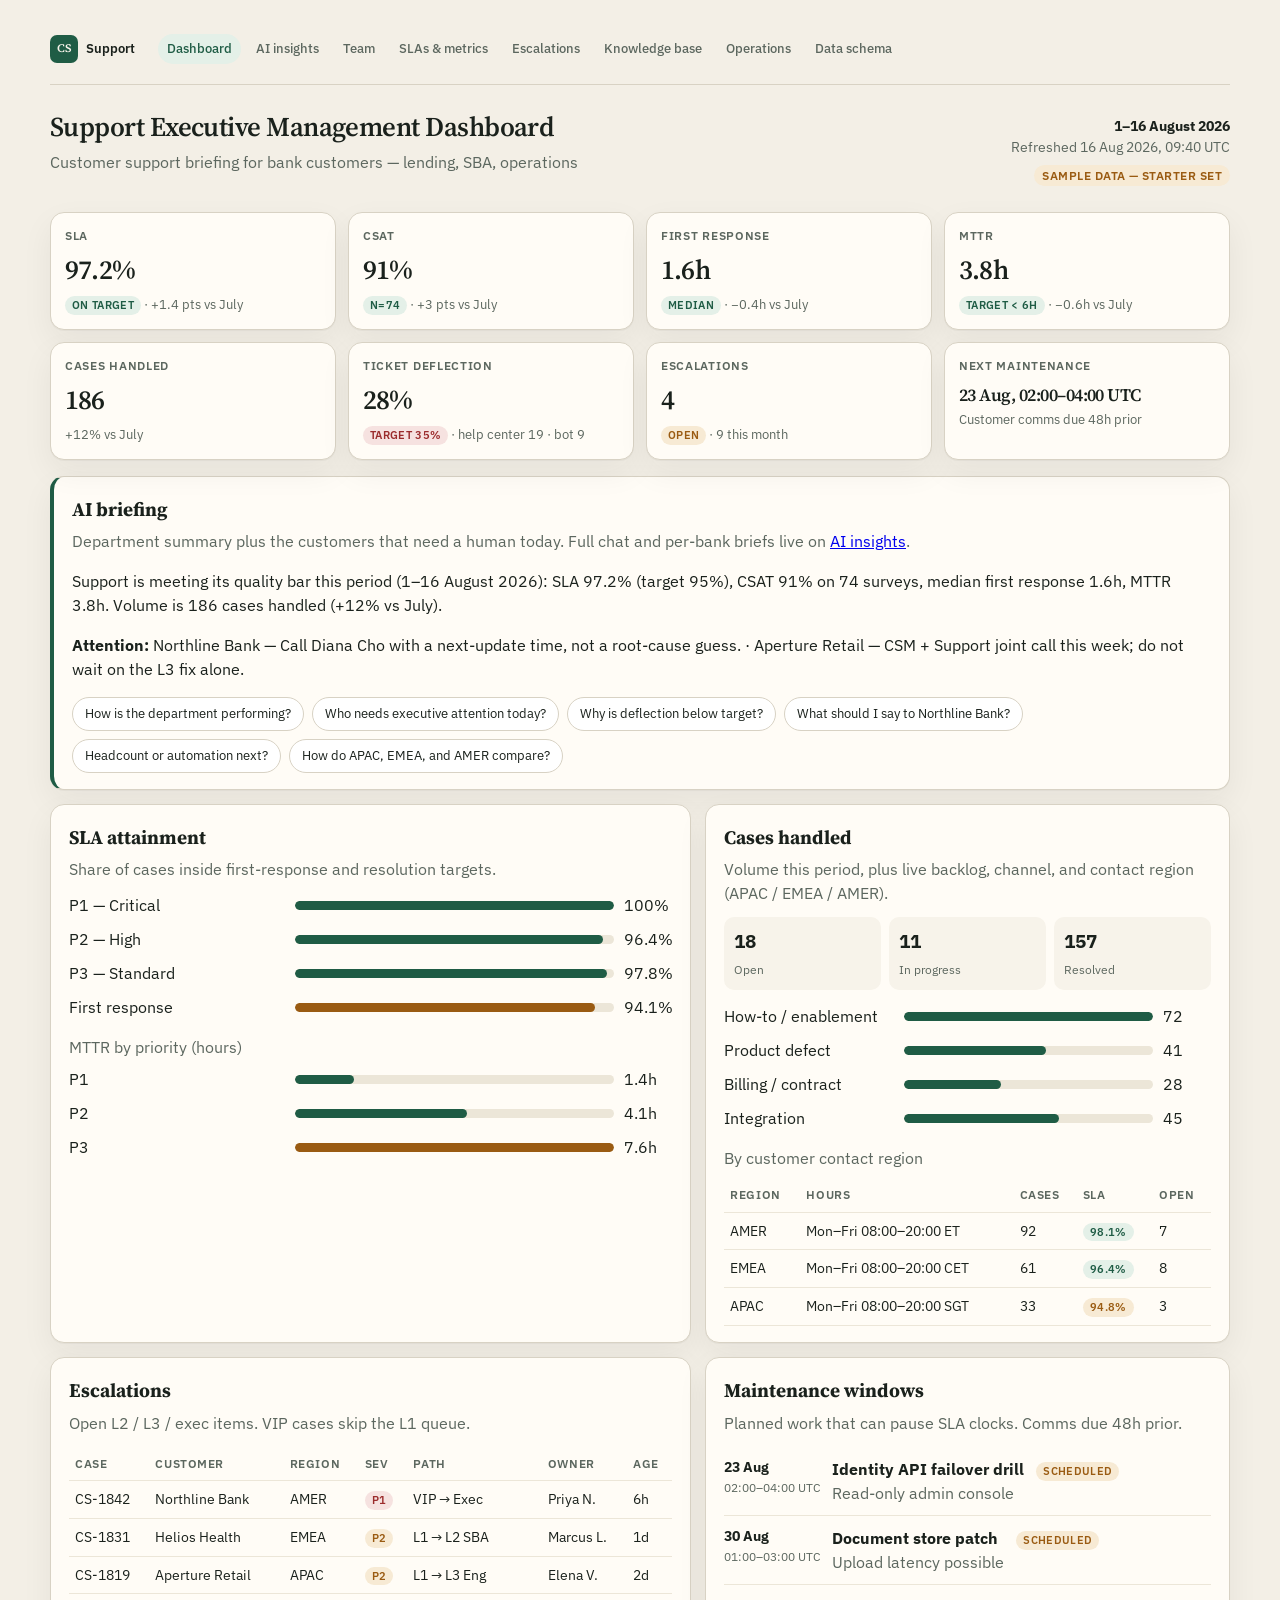
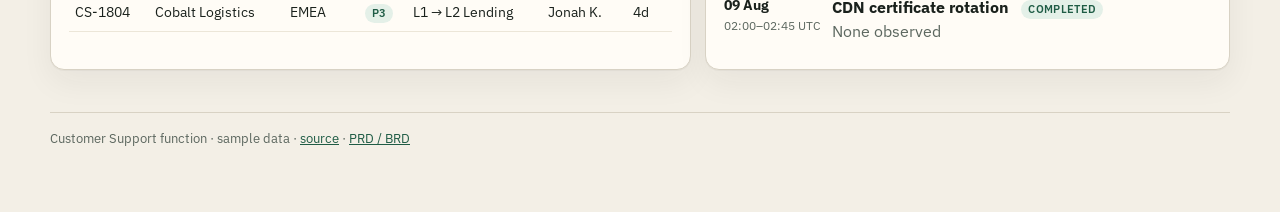
<file: index.html>
<!DOCTYPE html>
<html lang="en">
<head>
  <meta charset="UTF-8" />
  <meta name="viewport" content="width=device-width, initial-scale=1" />
  <title>Support Executive Management Dashboard</title>
  <meta name="description" content="Executive board for bank customer support: SLA, CSAT, FRT, MTTR, deflection, escalations." />
  <link rel="preconnect" href="https://fonts.googleapis.com" />
  <link rel="preconnect" href="https://fonts.gstatic.com" crossorigin />
  <link href="https://fonts.googleapis.com/css2?family=IBM+Plex+Sans:wght@400;500;600&family=Source+Serif+4:opsz,wght@8..60,500;8..60,600&display=swap" rel="stylesheet" />
  <link rel="stylesheet" href="assets/styles.css" />
</head>
<body>
  <div class="wrap">
    <header class="top">
      <div>
        <h1>Support Executive Management Dashboard</h1>
        <p class="subtitle">Customer support briefing for bank customers — lending, SBA, operations</p>
      </div>
      <div class="period">
        <strong id="periodLabel"></strong>
        <span>Refreshed <span id="asOf"></span></span><br />
        <span class="badge">Sample data — starter set</span>
      </div>
    </header>

    <section class="kpis" id="kpis"></section>
    <article class="panel briefing" id="aiStrip"></article>

    <section class="grid-2">
      <article class="panel">
        <h2>SLA attainment</h2>
        <p class="lead">Share of cases inside first-response and resolution targets.</p>
        <div id="slaRows"></div>
        <p class="lead" style="margin:16px 0 8px">MTTR by priority (hours)</p>
        <div id="mttrRows"></div>
      </article>
      <article class="panel">
        <h2>Cases handled</h2>
        <p class="lead">Volume this period, plus live backlog, channel, and contact region (APAC / EMEA / AMER).</p>
        <div class="stat-split" id="caseSplit"></div>
        <div id="caseTypes"></div>
        <p class="lead" style="margin:16px 0 8px">By customer contact region</p>
        <table>
          <thead><tr><th>Region</th><th>Hours</th><th>Cases</th><th>SLA</th><th>Open</th></tr></thead>
          <tbody id="caseRegions"></tbody>
        </table>
      </article>
    </section>

    <section class="grid-2">
      <article class="panel">
        <h2>Escalations</h2>
        <p class="lead">Open L2 / L3 / exec items. VIP cases skip the L1 queue.</p>
        <table>
          <thead>
            <tr><th>Case</th><th>Customer</th><th>Region</th><th>Sev</th><th>Path</th><th>Owner</th><th>Age</th></tr>
          </thead>
          <tbody id="escalations"></tbody>
        </table>
      </article>
      <article class="panel">
        <h2>Maintenance windows</h2>
        <p class="lead">Planned work that can pause SLA clocks. Comms due 48h prior.</p>
        <div id="windows"></div>
      </article>
    </section>
  </div>
  <script src="assets/data.js"></script>
  <script src="assets/nav.js"></script>
  <script src="assets/insights.js"></script>
  <script>
    const D = SUPPORT.metrics;
    const tone = (value, target, invert) => {
      if (invert) {
        if (value <= target) return "on";
        if (value <= target * 1.15) return "watch";
        return "off";
      }
      if (value >= target) return "on";
      if (value >= target - 2) return "watch";
      return "off";
    };
    const pill = (kind, text) => `<span class="status-pill ${kind}">${text}</span>`;

    document.getElementById("periodLabel").textContent = SUPPORT.period;
    document.getElementById("asOf").textContent = SUPPORT.asOf;

    const slaTone = tone(D.sla.attainment, D.sla.target);
    const mttrTone = tone(D.mttr.hours, D.mttr.targetHours, true);
    const csatTone = tone(D.csat.pct, D.csat.target);
    const frtTone = tone(D.frt.hours, D.frt.target, true);
    const defTone = tone(D.deflection.pct, D.deflection.target);
    const escTone = D.escalations.open >= 5 ? "off" : D.escalations.open >= 3 ? "watch" : "on";

    document.getElementById("kpis").innerHTML = `
      <article class="kpi"><div class="label">SLA</div><div class="value">${D.sla.attainment}%</div><div class="meta">${pill(slaTone, "On target")} · ${D.sla.delta}</div></article>
      <article class="kpi"><div class="label">CSAT</div><div class="value">${D.csat.pct}%</div><div class="meta">${pill(csatTone, "n=" + D.csat.n)} · ${D.csat.delta}</div></article>
      <article class="kpi"><div class="label">First response</div><div class="value">${D.frt.hours}h</div><div class="meta">${pill(frtTone, "Median")} · ${D.frt.delta}</div></article>
      <article class="kpi"><div class="label">MTTR</div><div class="value">${D.mttr.hours}h</div><div class="meta">${pill(mttrTone, "Target < " + D.mttr.targetHours + "h")} · ${D.mttr.delta}</div></article>
      <article class="kpi"><div class="label">Cases handled</div><div class="value">${D.cases.handled}</div><div class="meta">${D.cases.delta}</div></article>
      <article class="kpi"><div class="label">Ticket deflection</div><div class="value">${D.deflection.pct}%</div><div class="meta">${pill(defTone, "Target " + D.deflection.target + "%")} · ${D.deflection.delta}</div></article>
      <article class="kpi"><div class="label">Escalations</div><div class="value">${D.escalations.open}</div><div class="meta">${pill(escTone, "Open")} · ${D.escalations.month} this month</div></article>
      <article class="kpi"><div class="label">Next maintenance</div><div class="value" style="font-size:1.1rem;line-height:1.25;margin-top:10px">${D.maintenance.next}</div><div class="meta">Customer comms due 48h prior</div></article>
    `;

    document.getElementById("slaRows").innerHTML = D.sla.byPriority.map((row) => {
      const cls = row.value >= row.target ? "" : row.value >= row.target - 2 ? "warn" : "bad";
      return `<div class="row"><div>${row.name}</div><div class="bar"><span class="${cls}" style="width:${Math.min(row.value,100)}%"></span></div><div>${row.value}%</div></div>`;
    }).join("");

    const maxMttr = Math.max(...D.mttr.byPriority.map((x) => x.hours), D.mttr.targetHours);
    document.getElementById("mttrRows").innerHTML = D.mttr.byPriority.map((row) => {
      const cls = row.hours <= D.mttr.targetHours ? "" : "warn";
      return `<div class="row"><div>${row.name}</div><div class="bar"><span class="${cls}" style="width:${(row.hours/maxMttr)*100}%"></span></div><div>${row.hours}h</div></div>`;
    }).join("");

    document.getElementById("caseSplit").innerHTML = `
      <div class="stat"><b>${D.cases.open}</b><span>Open</span></div>
      <div class="stat"><b>${D.cases.inProgress}</b><span>In progress</span></div>
      <div class="stat"><b>${D.cases.resolved}</b><span>Resolved</span></div>`;

    const maxType = Math.max(...D.cases.byType.map((x) => x.value));
    document.getElementById("caseTypes").innerHTML = D.cases.byType.map((row) =>
      `<div class="row"><div>${row.name}</div><div class="bar"><span style="width:${(row.value/maxType)*100}%"></span></div><div>${row.value}</div></div>`
    ).join("");

    document.getElementById("caseRegions").innerHTML = D.cases.byRegion.map((row) => {
      const kind = row.sla >= 95 ? "on" : "watch";
      return `<tr><td>${row.name}</td><td>${row.hours}</td><td>${row.value}</td><td>${pill(kind, row.sla + "%")}</td><td>${row.open}</td></tr>`;
    }).join("");

    document.getElementById("escalations").innerHTML = D.escalations.items.map((item) => {
      const kind = item.severity === "P1" ? "off" : item.severity === "P2" ? "watch" : "on";
      return `<tr><td>${item.id}</td><td>${item.customer}</td><td>${item.region}</td><td>${pill(kind, item.severity)}</td><td>${item.path}</td><td>${item.owner}</td><td>${item.age}</td></tr>`;
    }).join("");

    document.getElementById("windows").innerHTML = D.maintenance.windows.map((w) => {
      const kind = w.status === "Completed" ? "on" : "watch";
      return `<div class="mw"><div class="when"><b>${w.date}</b>${w.time}</div><div><strong>${w.title}</strong><br /><span style="color:var(--muted)">${w.impact}</span></div><div>${pill(kind, w.status)}</div></div>`;
    }).join("");
  </script>
</body>
</html>
</file>
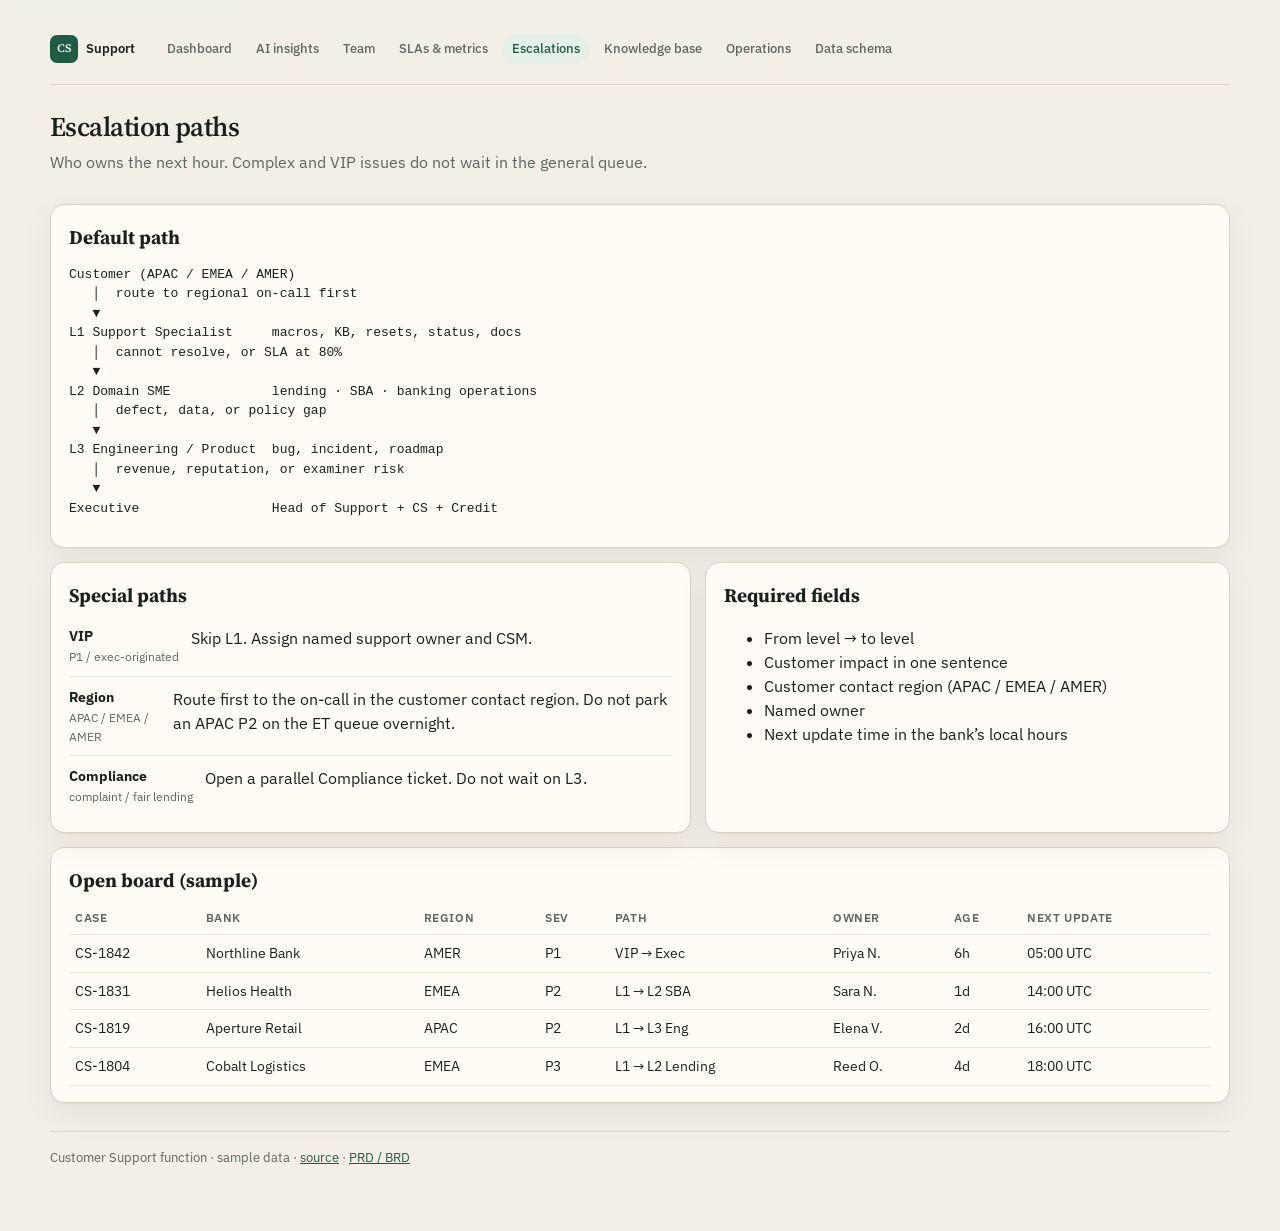
<file: escalations.html>
<!DOCTYPE html>
<html lang="en">
<head>
  <meta charset="UTF-8" />
  <meta name="viewport" content="width=device-width, initial-scale=1" />
  <title>Escalation paths</title>
  <link rel="preconnect" href="https://fonts.googleapis.com" />
  <link rel="preconnect" href="https://fonts.gstatic.com" crossorigin />
  <link href="https://fonts.googleapis.com/css2?family=IBM+Plex+Sans:wght@400;500;600&family=Source+Serif+4:opsz,wght@8..60,500;8..60,600&display=swap" rel="stylesheet" />
  <link rel="stylesheet" href="assets/styles.css" />
</head>
<body>
  <div class="wrap">
    <header class="top">
      <div>
        <h1>Escalation paths</h1>
        <p class="subtitle">Who owns the next hour. Complex and VIP issues do not wait in the general queue.</p>
      </div>
    </header>
    <article class="panel">
      <h2>Default path</h2>
      <pre class="flow">Customer (APAC / EMEA / AMER)
   │  route to regional on-call first
   ▼
L1 Support Specialist     macros, KB, resets, status, docs
   │  cannot resolve, or SLA at 80%
   ▼
L2 Domain SME             lending · SBA · banking operations
   │  defect, data, or policy gap
   ▼
L3 Engineering / Product  bug, incident, roadmap
   │  revenue, reputation, or examiner risk
   ▼
Executive                 Head of Support + CS + Credit</pre>
    </article>
    <section class="grid-2">
      <article class="panel">
        <h2>Special paths</h2>
        <div class="path-step"><div class="when"><b>VIP</b>P1 / exec-originated</div><div>Skip L1. Assign named support owner and CSM.</div></div>
        <div class="path-step"><div class="when"><b>Region</b>APAC / EMEA / AMER</div><div>Route first to the on-call in the customer contact region. Do not park an APAC P2 on the ET queue overnight.</div></div>
        <div class="path-step"><div class="when"><b>Compliance</b>complaint / fair lending</div><div>Open a parallel Compliance ticket. Do not wait on L3.</div></div>
      </article>
      <article class="panel">
        <h2>Required fields</h2>
        <ul>
          <li>From level → to level</li>
          <li>Customer impact in one sentence</li>
          <li>Customer contact region (APAC / EMEA / AMER)</li>
          <li>Named owner</li>
          <li>Next update time in the bank’s local hours</li>
        </ul>
      </article>
    </section>
    <article class="panel">
      <h2>Open board (sample)</h2>
      <table>
        <thead><tr><th>Case</th><th>Bank</th><th>Region</th><th>Sev</th><th>Path</th><th>Owner</th><th>Age</th><th>Next update</th></tr></thead>
        <tbody>
          <tr><td>CS-1842</td><td>Northline Bank</td><td>AMER</td><td>P1</td><td>VIP → Exec</td><td>Priya N.</td><td>6h</td><td>05:00 UTC</td></tr>
          <tr><td>CS-1831</td><td>Helios Health</td><td>EMEA</td><td>P2</td><td>L1 → L2 SBA</td><td>Sara N.</td><td>1d</td><td>14:00 UTC</td></tr>
          <tr><td>CS-1819</td><td>Aperture Retail</td><td>APAC</td><td>P2</td><td>L1 → L3 Eng</td><td>Elena V.</td><td>2d</td><td>16:00 UTC</td></tr>
          <tr><td>CS-1804</td><td>Cobalt Logistics</td><td>EMEA</td><td>P3</td><td>L1 → L2 Lending</td><td>Reed O.</td><td>4d</td><td>18:00 UTC</td></tr>
        </tbody>
      </table>
    </article>
  </div>
  <script src="assets/nav.js"></script>
</body>
</html>
</file>
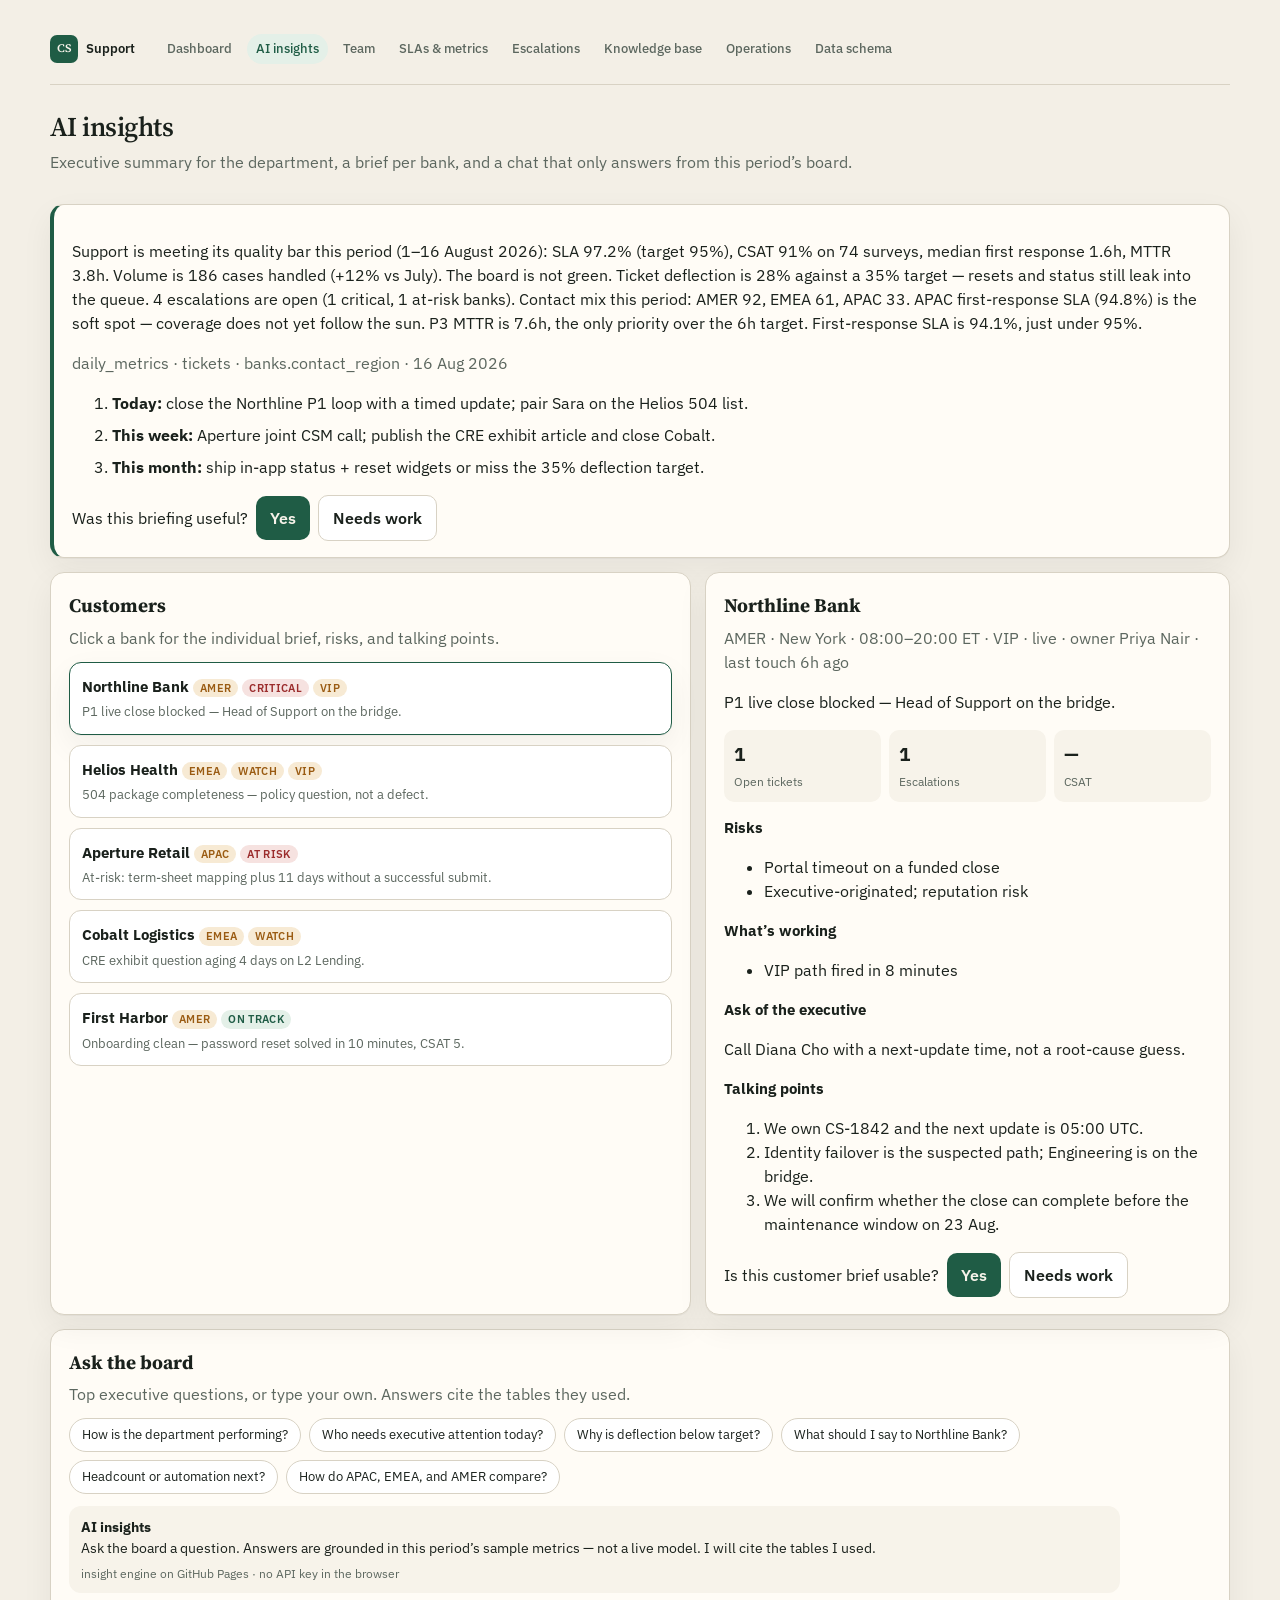
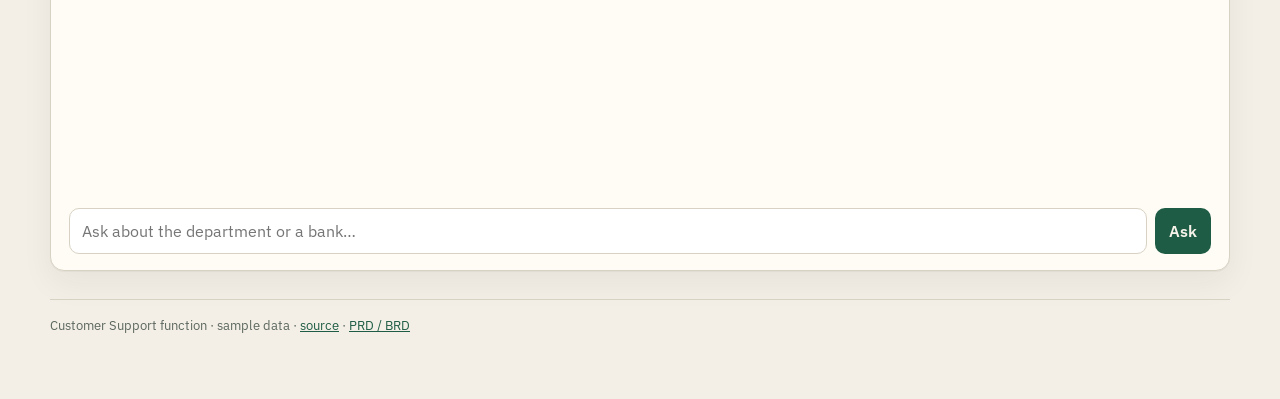
<file: insights.html>
<!DOCTYPE html>
<html lang="en">
<head>
  <meta charset="UTF-8" />
  <meta name="viewport" content="width=device-width, initial-scale=1" />
  <title>AI insights — Support / Success</title>
  <link rel="preconnect" href="https://fonts.googleapis.com" />
  <link rel="preconnect" href="https://fonts.gstatic.com" crossorigin />
  <link href="https://fonts.googleapis.com/css2?family=IBM+Plex+Sans:wght@400;500;600&family=Source+Serif+4:opsz,wght@8..60,500;8..60,600&display=swap" rel="stylesheet" />
  <link rel="stylesheet" href="assets/styles.css" />
</head>
<body>
  <div class="wrap">
    <header class="top">
      <div>
        <h1>AI insights</h1>
        <p class="subtitle">Executive summary for the department, a brief per bank, and a chat that only answers from this period’s board.</p>
      </div>
    </header>
    <article class="panel briefing" id="deptBrief"></article>
    <section class="grid-2">
      <article class="panel">
        <h2>Customers</h2>
        <p class="lead">Click a bank for the individual brief, risks, and talking points.</p>
        <div class="customer-list" id="customerList"></div>
      </article>
      <article class="panel" id="customerDetail"></article>
    </section>
    <article class="panel">
      <h2>Ask the board</h2>
      <p class="lead">Top executive questions, or type your own. Answers cite the tables they used.</p>
      <div class="chips" id="presetChips"></div>
      <div class="chat">
        <div class="chat-log" id="chatLog"></div>
        <form class="chat-form" id="chatForm">
          <input id="chatInput" type="text" placeholder="Ask about the department or a bank…" autocomplete="off" />
          <button type="submit">Ask</button>
        </form>
      </div>
    </article>
  </div>
  <script src="assets/data.js"></script>
  <script src="assets/nav.js"></script>
  <script src="assets/insights.js"></script>
</body>
</html>
</file>
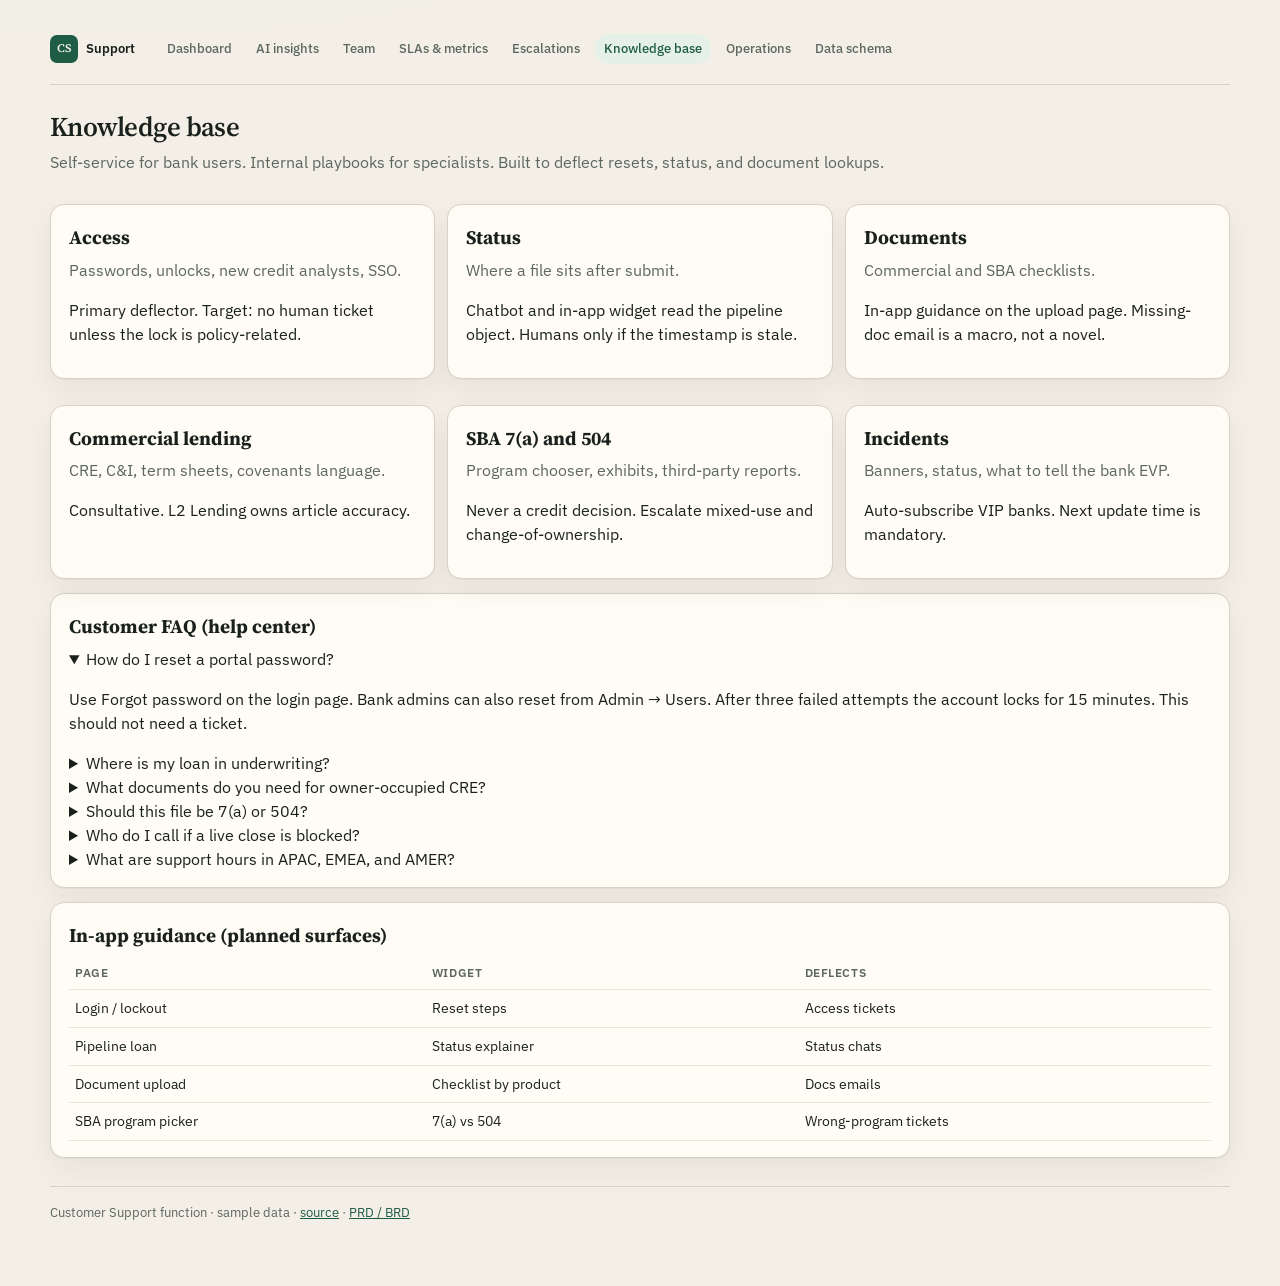
<file: knowledge.html>
<!DOCTYPE html>
<html lang="en">
<head>
  <meta charset="UTF-8" />
  <meta name="viewport" content="width=device-width, initial-scale=1" />
  <title>Knowledge base and help center</title>
  <link rel="preconnect" href="https://fonts.googleapis.com" />
  <link rel="preconnect" href="https://fonts.gstatic.com" crossorigin />
  <link href="https://fonts.googleapis.com/css2?family=IBM+Plex+Sans:wght@400;500;600&family=Source+Serif+4:opsz,wght@8..60,500;8..60,600&display=swap" rel="stylesheet" />
  <link rel="stylesheet" href="assets/styles.css" />
</head>
<body>
  <div class="wrap">
    <header class="top">
      <div>
        <h1>Knowledge base</h1>
        <p class="subtitle">Self-service for bank users. Internal playbooks for specialists. Built to deflect resets, status, and document lookups.</p>
      </div>
    </header>

    <section class="cards">
      <article class="panel"><h2>Access</h2><p class="lead">Passwords, unlocks, new credit analysts, SSO.</p><p>Primary deflector. Target: no human ticket unless the lock is policy-related.</p></article>
      <article class="panel"><h2>Status</h2><p class="lead">Where a file sits after submit.</p><p>Chatbot and in-app widget read the pipeline object. Humans only if the timestamp is stale.</p></article>
      <article class="panel"><h2>Documents</h2><p class="lead">Commercial and SBA checklists.</p><p>In-app guidance on the upload page. Missing-doc email is a macro, not a novel.</p></article>
      <article class="panel"><h2>Commercial lending</h2><p class="lead">CRE, C&amp;I, term sheets, covenants language.</p><p>Consultative. L2 Lending owns article accuracy.</p></article>
      <article class="panel"><h2>SBA 7(a) and 504</h2><p class="lead">Program chooser, exhibits, third-party reports.</p><p>Never a credit decision. Escalate mixed-use and change-of-ownership.</p></article>
      <article class="panel"><h2>Incidents</h2><p class="lead">Banners, status, what to tell the bank EVP.</p><p>Auto-subscribe VIP banks. Next update time is mandatory.</p></article>
    </section>

    <article class="panel faq">
      <h2>Customer FAQ (help center)</h2>
      <details open>
        <summary>How do I reset a portal password?</summary>
        <p>Use Forgot password on the login page. Bank admins can also reset from Admin → Users. After three failed attempts the account locks for 15 minutes. This should not need a ticket.</p>
      </details>
      <details>
        <summary>Where is my loan in underwriting?</summary>
        <p>Open Pipeline and select the loan. Status values: Draft, Submitted, In underwriting, Credit decision, Docs requested, Ready to close, Booked. The timestamp is the last human action.</p>
      </details>
      <details>
        <summary>What documents do you need for owner-occupied CRE?</summary>
        <p>Entity docs, debt schedule, two years of business tax returns, YTD financials, insurance binder, and personal PFS for guarantors. Investor CRE also needs a rent roll.</p>
      </details>
      <details>
        <summary>Should this file be 7(a) or 504?</summary>
        <p>7(a) is typically working capital, acquisition, and refinance. 504 is major fixed assets via a CDC and the bank. This is a chooser, not an approval. Ask L2 SBA if the use of proceeds is mixed or this is a change of ownership.</p>
      </details>
      <details>
        <summary>Who do I call if a live close is blocked?</summary>
        <p>Phone the P1 line for your contact region. VIP banks skip the L1 queue. You will get a named owner and a next update time within 15 minutes (10 minutes for VIP), in your local hours.</p>
      </details>
      <details>
        <summary>What are support hours in APAC, EMEA, and AMER?</summary>
        <p>AMER: Mon–Fri 08:00–20:00 ET. EMEA: Mon–Fri 08:00–20:00 CET. APAC: Mon–Fri 08:00–20:00 SGT. P1 is 24/7 and is routed to the on-call in your region first.</p>
      </details>
    </article>

    <article class="panel">
      <h2>In-app guidance (planned surfaces)</h2>
      <table>
        <thead><tr><th>Page</th><th>Widget</th><th>Deflects</th></tr></thead>
        <tbody>
          <tr><td>Login / lockout</td><td>Reset steps</td><td>Access tickets</td></tr>
          <tr><td>Pipeline loan</td><td>Status explainer</td><td>Status chats</td></tr>
          <tr><td>Document upload</td><td>Checklist by product</td><td>Docs emails</td></tr>
          <tr><td>SBA program picker</td><td>7(a) vs 504</td><td>Wrong-program tickets</td></tr>
        </tbody>
      </table>
    </article>
  </div>
  <script src="assets/nav.js"></script>
</body>
</html>
</file>
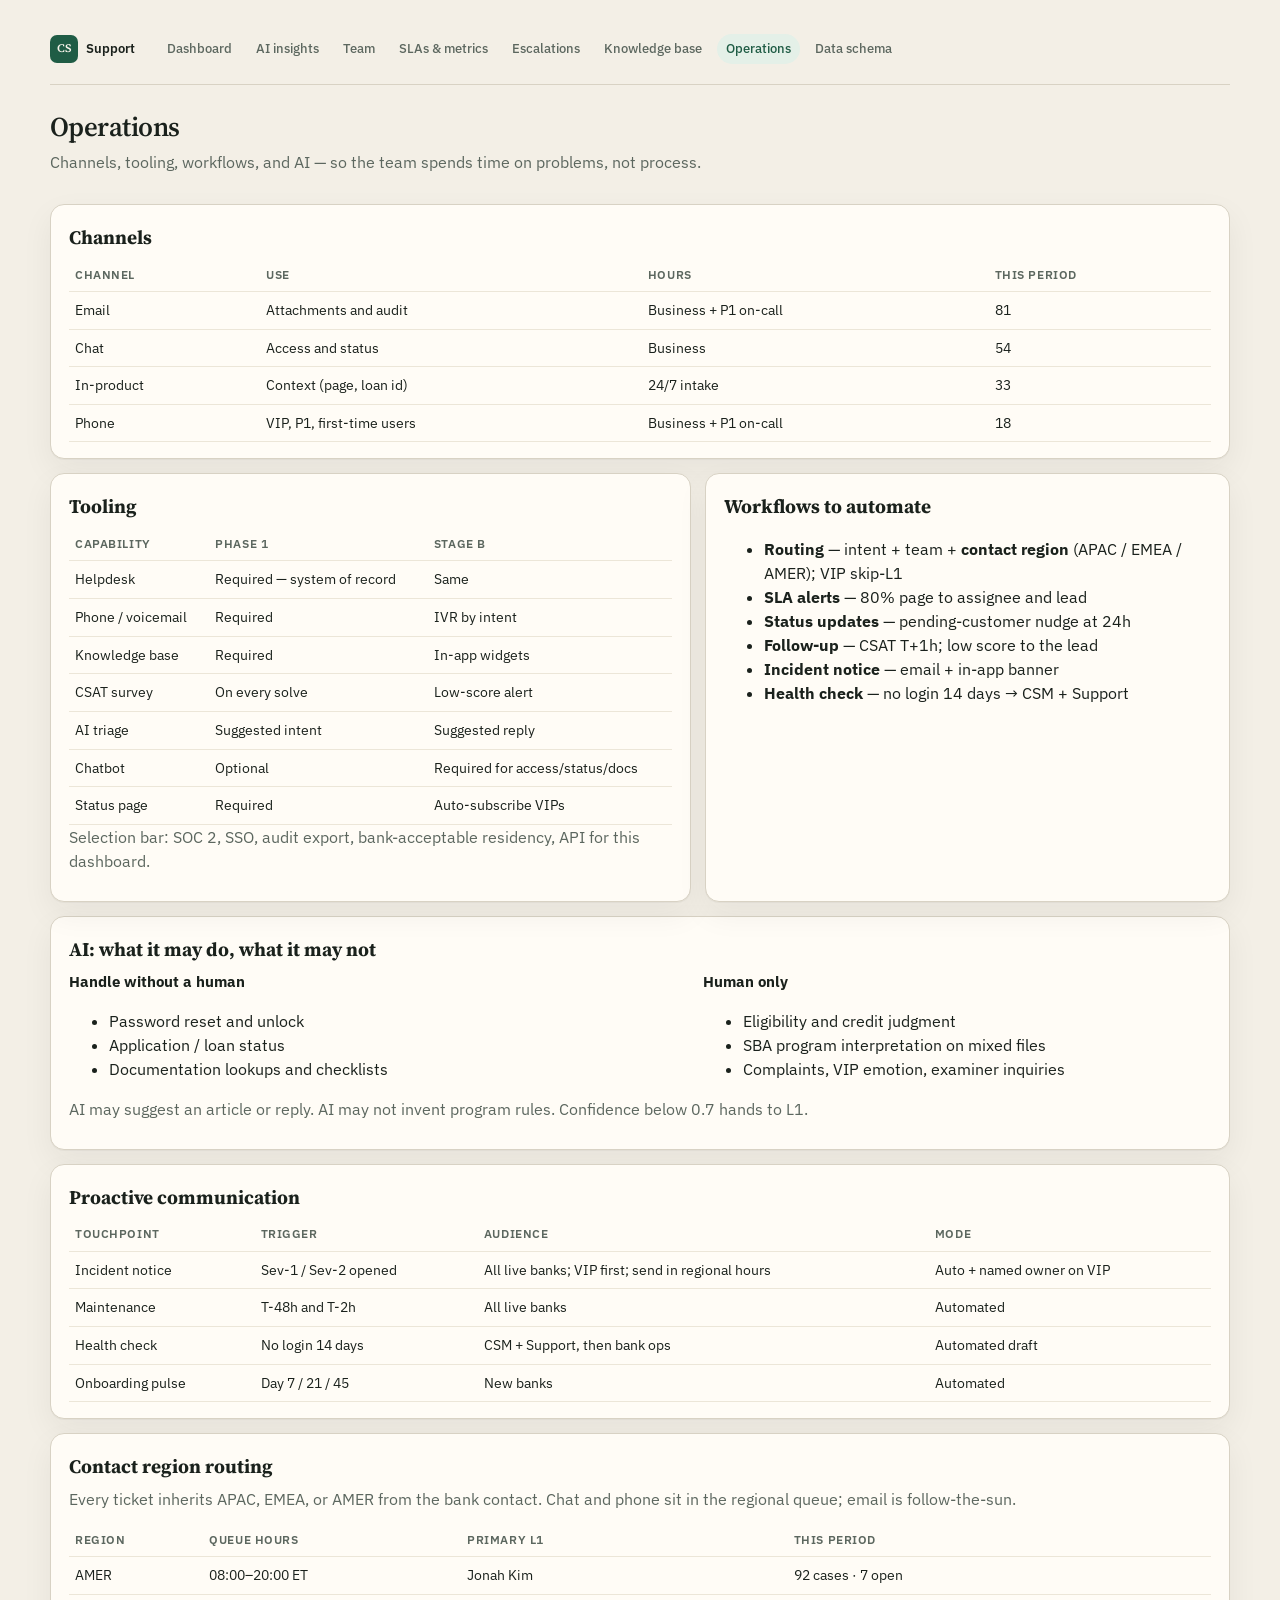
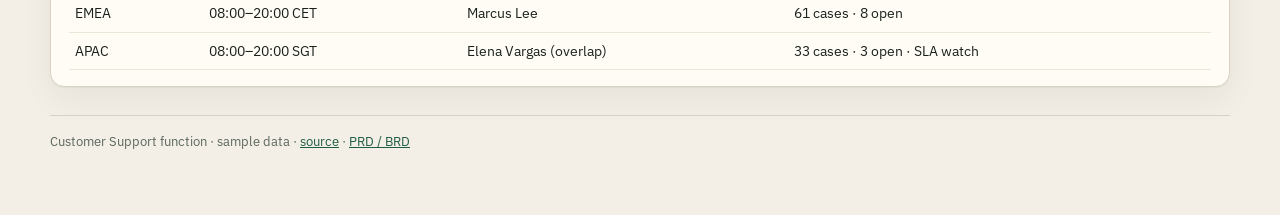
<file: operations.html>
<!DOCTYPE html>
<html lang="en">
<head>
  <meta charset="UTF-8" />
  <meta name="viewport" content="width=device-width, initial-scale=1" />
  <title>Support operations, tools, automation</title>
  <link rel="preconnect" href="https://fonts.googleapis.com" />
  <link rel="preconnect" href="https://fonts.gstatic.com" crossorigin />
  <link href="https://fonts.googleapis.com/css2?family=IBM+Plex+Sans:wght@400;500;600&family=Source+Serif+4:opsz,wght@8..60,500;8..60,600&display=swap" rel="stylesheet" />
  <link rel="stylesheet" href="assets/styles.css" />
</head>
<body>
  <div class="wrap">
    <header class="top">
      <div>
        <h1>Operations</h1>
        <p class="subtitle">Channels, tooling, workflows, and AI — so the team spends time on problems, not process.</p>
      </div>
    </header>

    <article class="panel">
      <h2>Channels</h2>
      <table>
        <thead><tr><th>Channel</th><th>Use</th><th>Hours</th><th>This period</th></tr></thead>
        <tbody>
          <tr><td>Email</td><td>Attachments and audit</td><td>Business + P1 on-call</td><td>81</td></tr>
          <tr><td>Chat</td><td>Access and status</td><td>Business</td><td>54</td></tr>
          <tr><td>In-product</td><td>Context (page, loan id)</td><td>24/7 intake</td><td>33</td></tr>
          <tr><td>Phone</td><td>VIP, P1, first-time users</td><td>Business + P1 on-call</td><td>18</td></tr>
        </tbody>
      </table>
    </article>

    <section class="grid-2">
      <article class="panel">
        <h2>Tooling</h2>
        <table>
          <thead><tr><th>Capability</th><th>Phase 1</th><th>Stage B</th></tr></thead>
          <tbody>
            <tr><td>Helpdesk</td><td>Required — system of record</td><td>Same</td></tr>
            <tr><td>Phone / voicemail</td><td>Required</td><td>IVR by intent</td></tr>
            <tr><td>Knowledge base</td><td>Required</td><td>In-app widgets</td></tr>
            <tr><td>CSAT survey</td><td>On every solve</td><td>Low-score alert</td></tr>
            <tr><td>AI triage</td><td>Suggested intent</td><td>Suggested reply</td></tr>
            <tr><td>Chatbot</td><td>Optional</td><td>Required for access/status/docs</td></tr>
            <tr><td>Status page</td><td>Required</td><td>Auto-subscribe VIPs</td></tr>
          </tbody>
        </table>
        <p class="lead">Selection bar: SOC 2, SSO, audit export, bank-acceptable residency, API for this dashboard.</p>
      </article>
      <article class="panel">
        <h2>Workflows to automate</h2>
        <ul>
          <li><strong>Routing</strong> — intent + team + <strong>contact region</strong> (APAC / EMEA / AMER); VIP skip-L1</li>
          <li><strong>SLA alerts</strong> — 80% page to assignee and lead</li>
          <li><strong>Status updates</strong> — pending-customer nudge at 24h</li>
          <li><strong>Follow-up</strong> — CSAT T+1h; low score to the lead</li>
          <li><strong>Incident notice</strong> — email + in-app banner</li>
          <li><strong>Health check</strong> — no login 14 days → CSM + Support</li>
        </ul>
      </article>
    </section>

    <article class="panel">
      <h2>AI: what it may do, what it may not</h2>
      <div class="grid-2">
        <div>
          <h3>Handle without a human</h3>
          <ul>
            <li>Password reset and unlock</li>
            <li>Application / loan status</li>
            <li>Documentation lookups and checklists</li>
          </ul>
        </div>
        <div>
          <h3>Human only</h3>
          <ul>
            <li>Eligibility and credit judgment</li>
            <li>SBA program interpretation on mixed files</li>
            <li>Complaints, VIP emotion, examiner inquiries</li>
          </ul>
        </div>
      </div>
      <p class="lead">AI may suggest an article or reply. AI may not invent program rules. Confidence below 0.7 hands to L1.</p>
    </article>

    <article class="panel">
      <h2>Proactive communication</h2>
      <table>
        <thead><tr><th>Touchpoint</th><th>Trigger</th><th>Audience</th><th>Mode</th></tr></thead>
        <tbody>
          <tr><td>Incident notice</td><td>Sev-1 / Sev-2 opened</td><td>All live banks; VIP first; send in regional hours</td><td>Auto + named owner on VIP</td></tr>
          <tr><td>Maintenance</td><td>T-48h and T-2h</td><td>All live banks</td><td>Automated</td></tr>
          <tr><td>Health check</td><td>No login 14 days</td><td>CSM + Support, then bank ops</td><td>Automated draft</td></tr>
          <tr><td>Onboarding pulse</td><td>Day 7 / 21 / 45</td><td>New banks</td><td>Automated</td></tr>
        </tbody>
      </table>
    </article>

    <article class="panel">
      <h2>Contact region routing</h2>
      <p class="lead">Every ticket inherits APAC, EMEA, or AMER from the bank contact. Chat and phone sit in the regional queue; email is follow-the-sun.</p>
      <table>
        <thead><tr><th>Region</th><th>Queue hours</th><th>Primary L1</th><th>This period</th></tr></thead>
        <tbody>
          <tr><td>AMER</td><td>08:00–20:00 ET</td><td>Jonah Kim</td><td>92 cases · 7 open</td></tr>
          <tr><td>EMEA</td><td>08:00–20:00 CET</td><td>Marcus Lee</td><td>61 cases · 8 open</td></tr>
          <tr><td>APAC</td><td>08:00–20:00 SGT</td><td>Elena Vargas (overlap)</td><td>33 cases · 3 open · SLA watch</td></tr>
        </tbody>
      </table>
    </article>
  </div>
  <script src="assets/nav.js"></script>
</body>
</html>
</file>
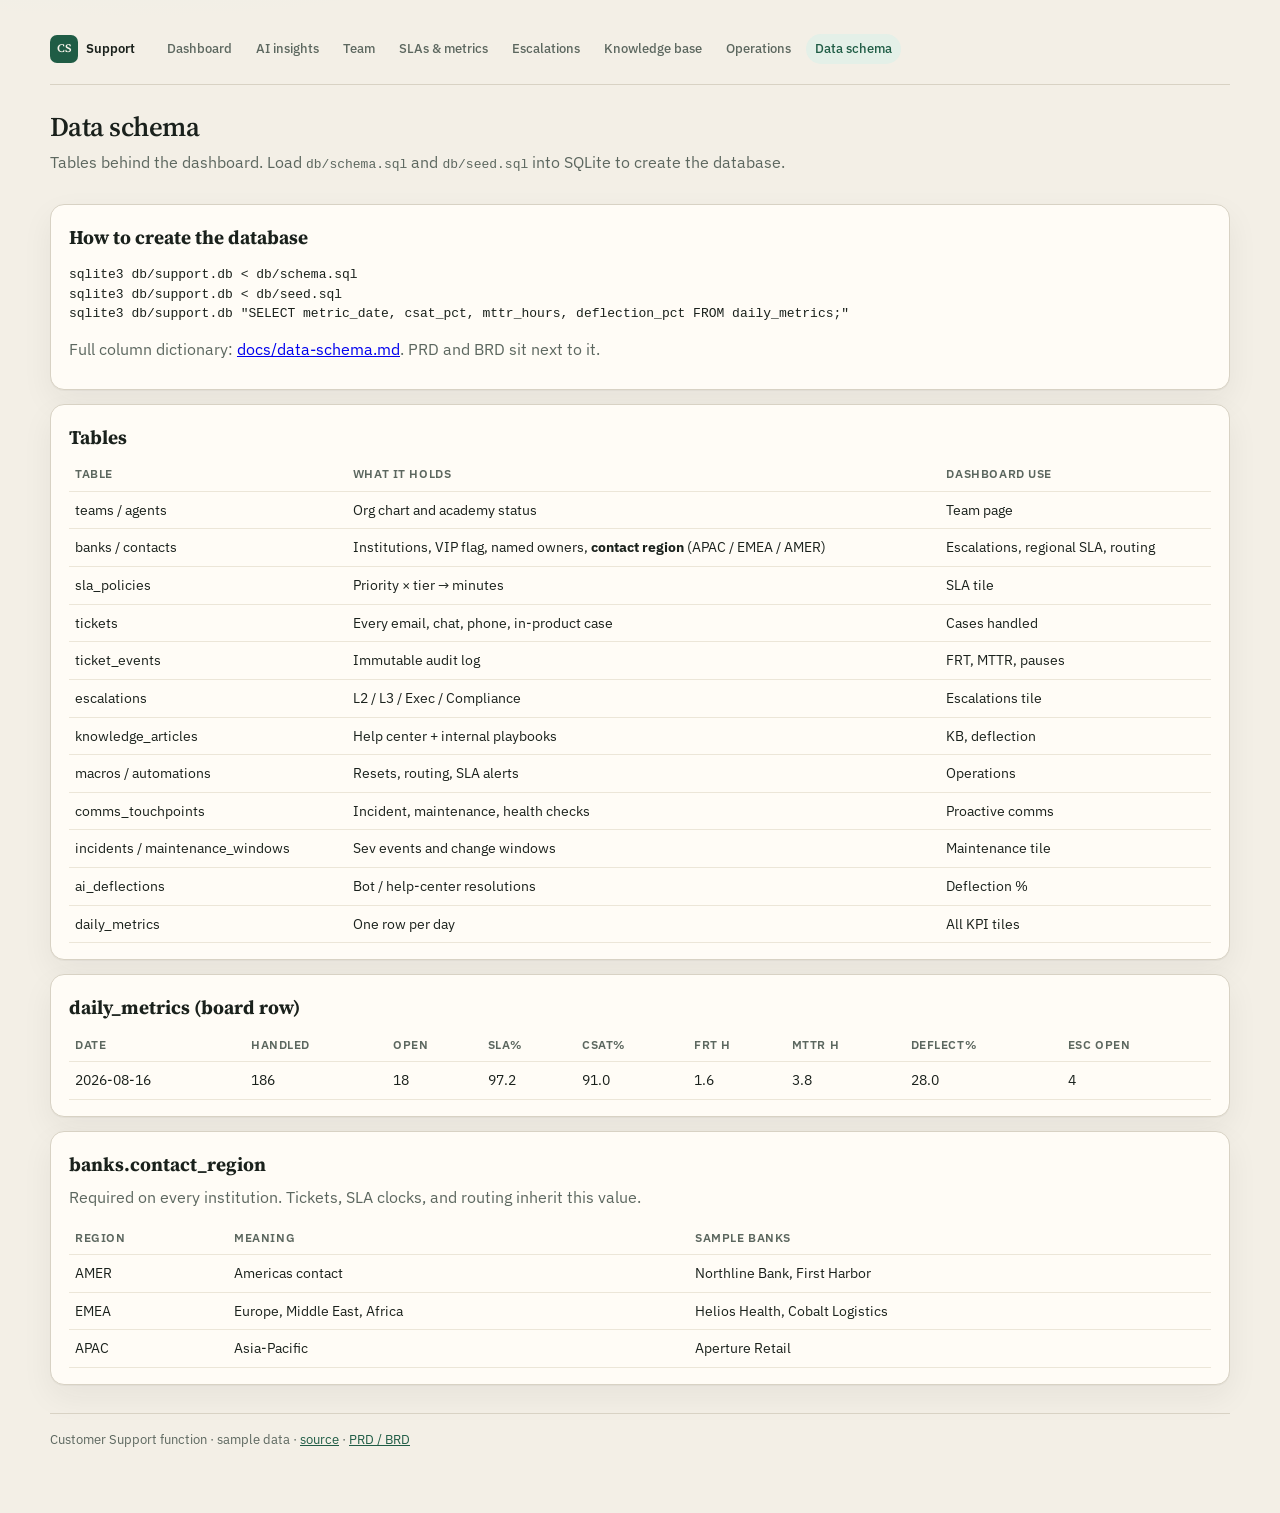
<file: schema.html>
<!DOCTYPE html>
<html lang="en">
<head>
  <meta charset="UTF-8" />
  <meta name="viewport" content="width=device-width, initial-scale=1" />
  <title>Support data schema</title>
  <link rel="preconnect" href="https://fonts.googleapis.com" />
  <link rel="preconnect" href="https://fonts.gstatic.com" crossorigin />
  <link href="https://fonts.googleapis.com/css2?family=IBM+Plex+Sans:wght@400;500;600&family=Source+Serif+4:opsz,wght@8..60,500;8..60,600&display=swap" rel="stylesheet" />
  <link rel="stylesheet" href="assets/styles.css" />
</head>
<body>
  <div class="wrap">
    <header class="top">
      <div>
        <h1>Data schema</h1>
        <p class="subtitle">Tables behind the dashboard. Load <code>db/schema.sql</code> and <code>db/seed.sql</code> into SQLite to create the database.</p>
      </div>
    </header>

    <article class="panel">
      <h2>How to create the database</h2>
      <pre class="flow">sqlite3 db/support.db &lt; db/schema.sql
sqlite3 db/support.db &lt; db/seed.sql
sqlite3 db/support.db "SELECT metric_date, csat_pct, mttr_hours, deflection_pct FROM daily_metrics;"</pre>
      <p class="lead">Full column dictionary: <a href="https://github.com/AKgulhane/cs-executive-dashboard/blob/main/docs/data-schema.md">docs/data-schema.md</a>. PRD and BRD sit next to it.</p>
    </article>

    <article class="panel">
      <h2>Tables</h2>
      <table>
        <thead><tr><th>Table</th><th>What it holds</th><th>Dashboard use</th></tr></thead>
        <tbody>
          <tr><td>teams / agents</td><td>Org chart and academy status</td><td>Team page</td></tr>
          <tr><td>banks / contacts</td><td>Institutions, VIP flag, named owners, <strong>contact region</strong> (APAC / EMEA / AMER)</td><td>Escalations, regional SLA, routing</td></tr>
          <tr><td>sla_policies</td><td>Priority × tier → minutes</td><td>SLA tile</td></tr>
          <tr><td>tickets</td><td>Every email, chat, phone, in-product case</td><td>Cases handled</td></tr>
          <tr><td>ticket_events</td><td>Immutable audit log</td><td>FRT, MTTR, pauses</td></tr>
          <tr><td>escalations</td><td>L2 / L3 / Exec / Compliance</td><td>Escalations tile</td></tr>
          <tr><td>knowledge_articles</td><td>Help center + internal playbooks</td><td>KB, deflection</td></tr>
          <tr><td>macros / automations</td><td>Resets, routing, SLA alerts</td><td>Operations</td></tr>
          <tr><td>comms_touchpoints</td><td>Incident, maintenance, health checks</td><td>Proactive comms</td></tr>
          <tr><td>incidents / maintenance_windows</td><td>Sev events and change windows</td><td>Maintenance tile</td></tr>
          <tr><td>ai_deflections</td><td>Bot / help-center resolutions</td><td>Deflection %</td></tr>
          <tr><td>daily_metrics</td><td>One row per day</td><td>All KPI tiles</td></tr>
        </tbody>
      </table>
    </article>

    <article class="panel">
      <h2>daily_metrics (board row)</h2>
      <table>
        <thead>
          <tr><th>Date</th><th>Handled</th><th>Open</th><th>SLA%</th><th>CSAT%</th><th>FRT h</th><th>MTTR h</th><th>Deflect%</th><th>Esc open</th></tr>
        </thead>
        <tbody>
          <tr><td>2026-08-16</td><td>186</td><td>18</td><td>97.2</td><td>91.0</td><td>1.6</td><td>3.8</td><td>28.0</td><td>4</td></tr>
        </tbody>
      </table>
    </article>

    <article class="panel">
      <h2>banks.contact_region</h2>
      <p class="lead">Required on every institution. Tickets, SLA clocks, and routing inherit this value.</p>
      <table>
        <thead><tr><th>Region</th><th>Meaning</th><th>Sample banks</th></tr></thead>
        <tbody>
          <tr><td>AMER</td><td>Americas contact</td><td>Northline Bank, First Harbor</td></tr>
          <tr><td>EMEA</td><td>Europe, Middle East, Africa</td><td>Helios Health, Cobalt Logistics</td></tr>
          <tr><td>APAC</td><td>Asia-Pacific</td><td>Aperture Retail</td></tr>
        </tbody>
      </table>
    </article>
  </div>
  <script src="assets/nav.js"></script>
</body>
</html>
</file>
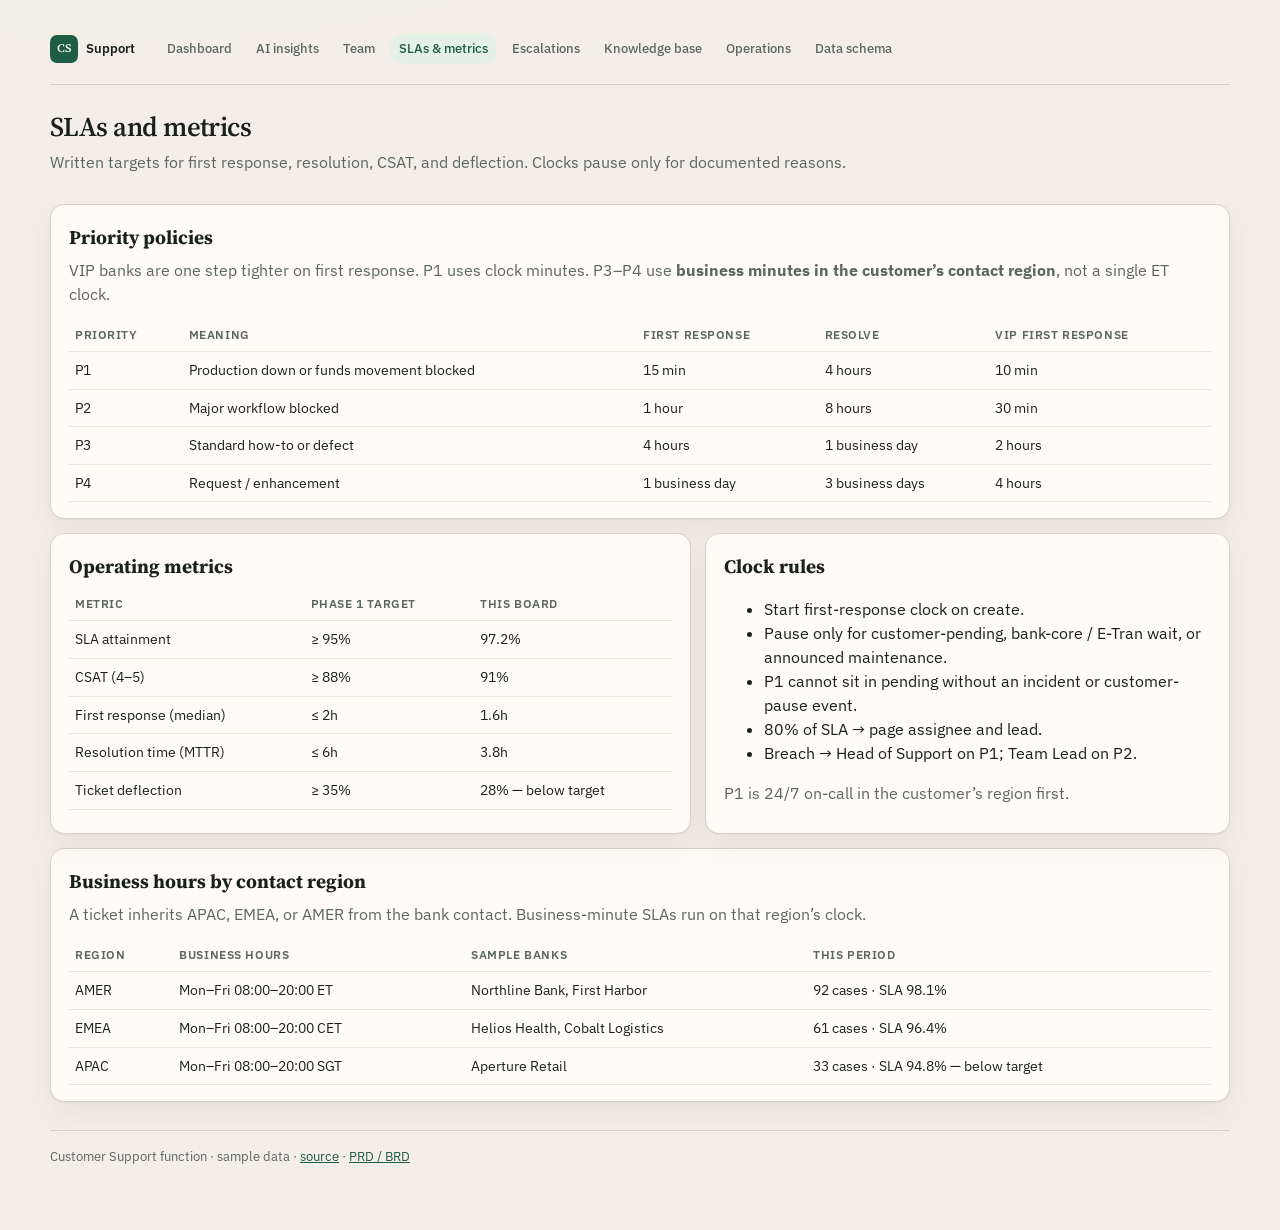
<file: slas.html>
<!DOCTYPE html>
<html lang="en">
<head>
  <meta charset="UTF-8" />
  <meta name="viewport" content="width=device-width, initial-scale=1" />
  <title>SLAs and support metrics</title>
  <link rel="preconnect" href="https://fonts.googleapis.com" />
  <link rel="preconnect" href="https://fonts.gstatic.com" crossorigin />
  <link href="https://fonts.googleapis.com/css2?family=IBM+Plex+Sans:wght@400;500;600&family=Source+Serif+4:opsz,wght@8..60,500;8..60,600&display=swap" rel="stylesheet" />
  <link rel="stylesheet" href="assets/styles.css" />
</head>
<body>
  <div class="wrap">
    <header class="top">
      <div>
        <h1>SLAs and metrics</h1>
        <p class="subtitle">Written targets for first response, resolution, CSAT, and deflection. Clocks pause only for documented reasons.</p>
      </div>
    </header>

    <article class="panel">
      <h2>Priority policies</h2>
      <p class="lead">VIP banks are one step tighter on first response. P1 uses clock minutes. P3–P4 use <strong>business minutes in the customer’s contact region</strong>, not a single ET clock.</p>
      <table>
        <thead>
          <tr><th>Priority</th><th>Meaning</th><th>First response</th><th>Resolve</th><th>VIP first response</th></tr>
        </thead>
        <tbody>
          <tr><td>P1</td><td>Production down or funds movement blocked</td><td>15 min</td><td>4 hours</td><td>10 min</td></tr>
          <tr><td>P2</td><td>Major workflow blocked</td><td>1 hour</td><td>8 hours</td><td>30 min</td></tr>
          <tr><td>P3</td><td>Standard how-to or defect</td><td>4 hours</td><td>1 business day</td><td>2 hours</td></tr>
          <tr><td>P4</td><td>Request / enhancement</td><td>1 business day</td><td>3 business days</td><td>4 hours</td></tr>
        </tbody>
      </table>
    </article>

    <section class="grid-2">
      <article class="panel">
        <h2>Operating metrics</h2>
        <table>
          <thead><tr><th>Metric</th><th>Phase 1 target</th><th>This board</th></tr></thead>
          <tbody>
            <tr><td>SLA attainment</td><td>≥ 95%</td><td>97.2%</td></tr>
            <tr><td>CSAT (4–5)</td><td>≥ 88%</td><td>91%</td></tr>
            <tr><td>First response (median)</td><td>≤ 2h</td><td>1.6h</td></tr>
            <tr><td>Resolution time (MTTR)</td><td>≤ 6h</td><td>3.8h</td></tr>
            <tr><td>Ticket deflection</td><td>≥ 35%</td><td>28% — below target</td></tr>
          </tbody>
        </table>
      </article>
      <article class="panel">
        <h2>Clock rules</h2>
        <ul>
          <li>Start first-response clock on create.</li>
          <li>Pause only for customer-pending, bank-core / E-Tran wait, or announced maintenance.</li>
          <li>P1 cannot sit in pending without an incident or customer-pause event.</li>
          <li>80% of SLA → page assignee and lead.</li>
          <li>Breach → Head of Support on P1; Team Lead on P2.</li>
        </ul>
        <p class="lead">P1 is 24/7 on-call in the customer’s region first.</p>
      </article>
    </section>

    <article class="panel">
      <h2>Business hours by contact region</h2>
      <p class="lead">A ticket inherits APAC, EMEA, or AMER from the bank contact. Business-minute SLAs run on that region’s clock.</p>
      <table>
        <thead><tr><th>Region</th><th>Business hours</th><th>Sample banks</th><th>This period</th></tr></thead>
        <tbody>
          <tr><td>AMER</td><td>Mon–Fri 08:00–20:00 ET</td><td>Northline Bank, First Harbor</td><td>92 cases · SLA 98.1%</td></tr>
          <tr><td>EMEA</td><td>Mon–Fri 08:00–20:00 CET</td><td>Helios Health, Cobalt Logistics</td><td>61 cases · SLA 96.4%</td></tr>
          <tr><td>APAC</td><td>Mon–Fri 08:00–20:00 SGT</td><td>Aperture Retail</td><td>33 cases · SLA 94.8% — below target</td></tr>
        </tbody>
      </table>
    </article>
  </div>
  <script src="assets/nav.js"></script>
</body>
</html>
</file>
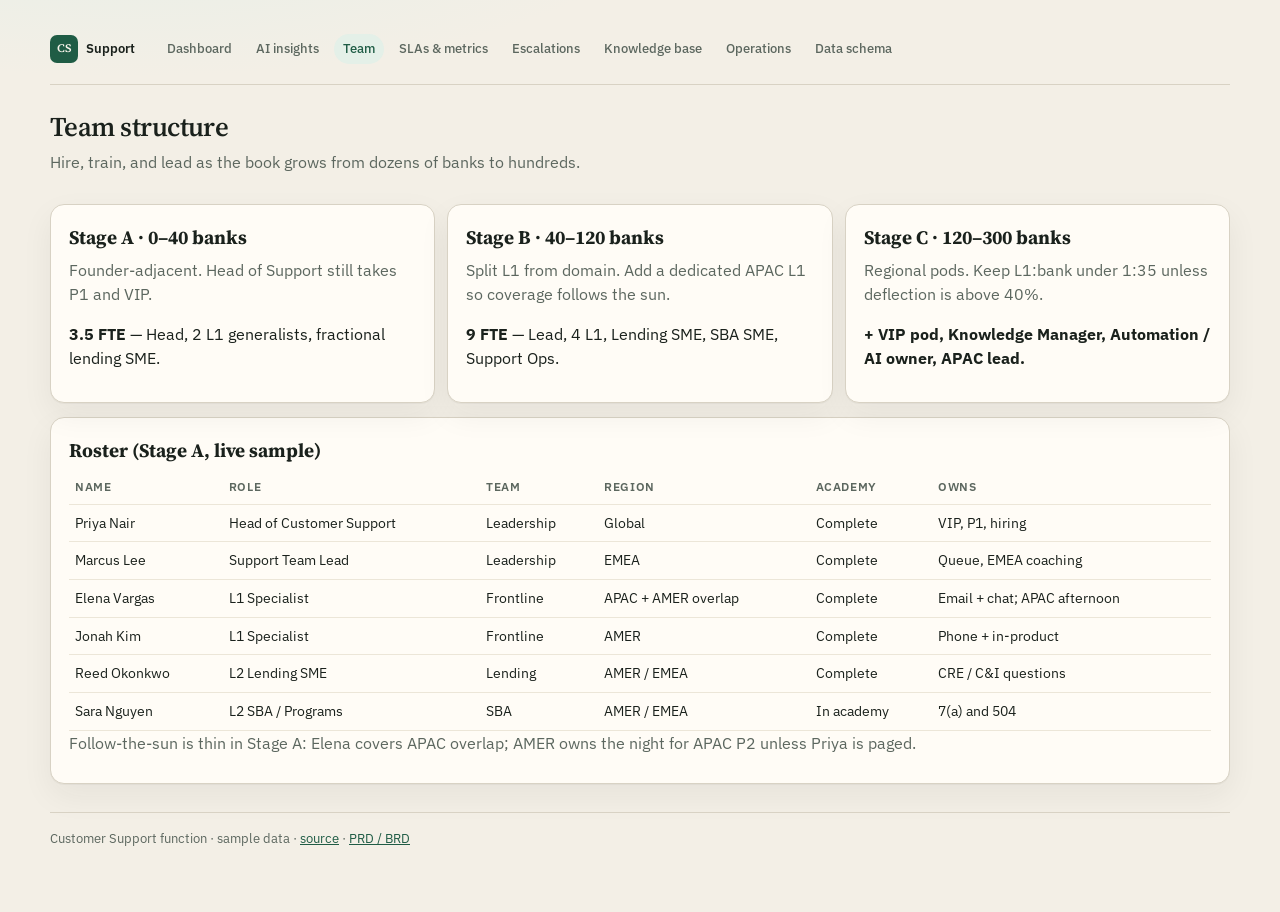
<file: team.html>
<!DOCTYPE html>
<html lang="en">
<head>
  <meta charset="UTF-8" />
  <meta name="viewport" content="width=device-width, initial-scale=1" />
  <title>Support team structure</title>
  <link rel="preconnect" href="https://fonts.googleapis.com" />
  <link rel="preconnect" href="https://fonts.gstatic.com" crossorigin />
  <link href="https://fonts.googleapis.com/css2?family=IBM+Plex+Sans:wght@400;500;600&family=Source+Serif+4:opsz,wght@8..60,500;8..60,600&display=swap" rel="stylesheet" />
  <link rel="stylesheet" href="assets/styles.css" />
</head>
<body>
  <div class="wrap">
    <header class="top">
      <div>
        <h1>Team structure</h1>
        <p class="subtitle">Hire, train, and lead as the book grows from dozens of banks to hundreds.</p>
      </div>
    </header>
    <section class="cards">
      <article class="panel"><h2>Stage A · 0–40 banks</h2><p class="lead">Founder-adjacent. Head of Support still takes P1 and VIP.</p><p><strong>3.5 FTE</strong> — Head, 2 L1 generalists, fractional lending SME.</p></article>
      <article class="panel"><h2>Stage B · 40–120 banks</h2><p class="lead">Split L1 from domain. Add a dedicated APAC L1 so coverage follows the sun.</p><p><strong>9 FTE</strong> — Lead, 4 L1, Lending SME, SBA SME, Support Ops.</p></article>
      <article class="panel"><h2>Stage C · 120–300 banks</h2><p class="lead">Regional pods. Keep L1:bank under 1:35 unless deflection is above 40%.</p><p><strong>+ VIP pod, Knowledge Manager, Automation / AI owner, APAC lead.</strong></p></article>
    </section>
    <article class="panel">
      <h2>Roster (Stage A, live sample)</h2>
      <table>
        <thead><tr><th>Name</th><th>Role</th><th>Team</th><th>Region</th><th>Academy</th><th>Owns</th></tr></thead>
        <tbody>
          <tr><td>Priya Nair</td><td>Head of Customer Support</td><td>Leadership</td><td>Global</td><td>Complete</td><td>VIP, P1, hiring</td></tr>
          <tr><td>Marcus Lee</td><td>Support Team Lead</td><td>Leadership</td><td>EMEA</td><td>Complete</td><td>Queue, EMEA coaching</td></tr>
          <tr><td>Elena Vargas</td><td>L1 Specialist</td><td>Frontline</td><td>APAC + AMER overlap</td><td>Complete</td><td>Email + chat; APAC afternoon</td></tr>
          <tr><td>Jonah Kim</td><td>L1 Specialist</td><td>Frontline</td><td>AMER</td><td>Complete</td><td>Phone + in-product</td></tr>
          <tr><td>Reed Okonkwo</td><td>L2 Lending SME</td><td>Lending</td><td>AMER / EMEA</td><td>Complete</td><td>CRE / C&amp;I questions</td></tr>
          <tr><td>Sara Nguyen</td><td>L2 SBA / Programs</td><td>SBA</td><td>AMER / EMEA</td><td>In academy</td><td>7(a) and 504</td></tr>
        </tbody>
      </table>
      <p class="lead">Follow-the-sun is thin in Stage A: Elena covers APAC overlap; AMER owns the night for APAC P2 unless Priya is paged.</p>
    </article>
  </div>
  <script src="assets/nav.js"></script>
</body>
</html>
</file>
<file: assets/styles.css>
:root {
  --ink: #1a211c; --muted: #5c675f; --line: #d8d2c4; --paper: #f3efe6; --card: #fffcf6;
  --forest: #1f5c45; --forest-soft: #e4f0e8; --amber: #9a5b12; --amber-soft: #f7ead4;
  --rose: #9b2c2c; --rose-soft: #f6e2e0;
  --shadow: 0 1px 0 rgba(26, 33, 28, 0.04), 0 12px 32px rgba(26, 33, 28, 0.06);
}
* { box-sizing: border-box; } html, body { margin: 0; padding: 0; }
body { font-family: "IBM Plex Sans", "Segoe UI", sans-serif; background: radial-gradient(900px 280px at 10% -10%, #e7efe8 0%, transparent 60%), var(--paper); color: var(--ink); line-height: 1.5; }
.wrap { width: min(1180px, calc(100% - 32px)); margin: 0 auto; padding: 20px 0 64px; }
nav.site { display: flex; flex-wrap: wrap; gap: 8px 6px; align-items: center; padding: 10px 0 16px; border-bottom: 1px solid var(--line); margin-bottom: 22px; }
nav.site a { color: var(--muted); text-decoration: none; font-size: 0.82rem; font-weight: 500; padding: 5px 9px; border-radius: 999px; }
nav.site a:hover, nav.site a.active { background: var(--forest-soft); color: var(--forest); }
nav.site .brand-link { display: flex; align-items: center; gap: 8px; color: var(--ink); font-weight: 600; margin-right: 8px; padding-left: 0; }
.mark { width: 28px; height: 28px; border-radius: 7px; background: var(--forest); color: #f7f3ea; display: grid; place-items: center; font-family: "Source Serif 4", Georgia, serif; font-size: 0.72rem; font-weight: 600; }
header.top { display: flex; justify-content: space-between; align-items: flex-end; gap: 20px; padding-bottom: 18px; }
h1 { font-family: "Source Serif 4", Georgia, serif; font-size: 1.7rem; font-weight: 600; letter-spacing: -0.02em; margin: 0 0 2px; }
h2 { font-family: "Source Serif 4", Georgia, serif; font-size: 1.2rem; margin: 0 0 6px; }
h3 { font-size: 0.95rem; margin: 0 0 6px; }
.subtitle, .lead { margin: 0 0 12px; color: var(--muted); }
.period { text-align: right; color: var(--muted); font-size: 0.88rem; } .period strong { display: block; color: var(--ink); }
.badge { display: inline-block; margin-top: 6px; padding: 2px 8px; border-radius: 999px; background: var(--amber-soft); color: var(--amber); font-size: 0.72rem; font-weight: 600; letter-spacing: 0.04em; text-transform: uppercase; }
.kpis { display: grid; grid-template-columns: repeat(4, 1fr); gap: 12px; margin: 8px 0 16px; }
.kpi, .panel { background: var(--card); border: 1px solid var(--line); border-radius: 14px; box-shadow: var(--shadow); }
.kpi { padding: 14px; min-width: 0; } .panel { padding: 18px 18px 16px; margin-bottom: 14px; }
.kpi .label { font-size: 0.72rem; letter-spacing: 0.06em; text-transform: uppercase; color: var(--muted); font-weight: 600; }
.kpi .value { font-family: "Source Serif 4", Georgia, serif; font-size: 1.7rem; font-weight: 600; letter-spacing: -0.03em; margin: 6px 0 4px; }
.kpi .meta { font-size: 0.8rem; color: var(--muted); }
.status-pill { display: inline-block; padding: 1px 7px; border-radius: 999px; font-size: 0.7rem; font-weight: 600; letter-spacing: 0.03em; text-transform: uppercase; }
.status-pill.on { background: var(--forest-soft); color: var(--forest); } .status-pill.watch { background: var(--amber-soft); color: var(--amber); } .status-pill.off { background: var(--rose-soft); color: var(--rose); }
.grid-2 { display: grid; grid-template-columns: 1.1fr 0.9fr; gap: 14px; }
.row { display: grid; grid-template-columns: minmax(140px, 0.95fr) 1.4fr 48px; gap: 10px; align-items: center; margin-bottom: 10px; }
.bar { height: 9px; background: #ece6d8; border-radius: 99px; overflow: hidden; }
.bar > span { display: block; height: 100%; border-radius: inherit; background: var(--forest); }
.bar > span.warn { background: var(--amber); } .bar > span.bad { background: var(--rose); }
.stat-split { display: grid; grid-template-columns: repeat(3, 1fr); gap: 8px; margin-bottom: 14px; }
.stat { background: #f7f3ea; border-radius: 10px; padding: 10px; } .stat b { display: block; font-size: 1.2rem; } .stat span { color: var(--muted); font-size: 0.76rem; }
table { width: 100%; border-collapse: collapse; font-size: 0.86rem; }
th, td { text-align: left; padding: 8px 6px; border-bottom: 1px solid #ece6d8; vertical-align: top; }
th { color: var(--muted); font-size: 0.72rem; letter-spacing: 0.05em; text-transform: uppercase; font-weight: 600; }
.mw, .path-step { display: flex; gap: 12px; padding: 10px 0; border-bottom: 1px solid #ece6d8; }
.mw:last-child, .path-step:last-child { border-bottom: 0; }
.when { min-width: 92px; font-size: 0.78rem; color: var(--muted); } .when b { display: block; color: var(--ink); font-size: 0.88rem; }
.cards { display: grid; grid-template-columns: repeat(3, 1fr); gap: 12px; }
footer.site { margin-top: 28px; padding-top: 16px; border-top: 1px solid var(--line); color: var(--muted); font-size: 0.8rem; } footer.site a { color: var(--forest); }
.briefing { border-left: 4px solid var(--forest); }
.chips { display: flex; flex-wrap: wrap; gap: 8px; margin: 10px 0 0; }
.chip { border: 1px solid var(--line); background: #fff; color: var(--ink); border-radius: 999px; padding: 6px 12px; font: inherit; font-size: 0.82rem; cursor: pointer; text-decoration: none; display: inline-block; }
.chip:hover { border-color: var(--forest); background: var(--forest-soft); color: var(--forest); }
.customer-list { display: flex; flex-direction: column; gap: 10px; }
.customer-card { border: 1px solid var(--line); border-radius: 12px; padding: 12px; cursor: pointer; background: #fff; }
.customer-card.on { border-color: var(--forest); box-shadow: var(--shadow); }
.customer-card h3 { margin: 0 0 4px; } .customer-card p { margin: 0; color: var(--muted); font-size: 0.84rem; }
.chat { display: flex; flex-direction: column; min-height: 360px; }
.chat-log { flex: 1; max-height: 320px; overflow-y: auto; padding: 4px 0 12px; }
.bubble { max-width: 92%; margin: 8px 0; padding: 10px 12px; border-radius: 12px; font-size: 0.9rem; }
.bubble.user { margin-left: auto; background: var(--forest); color: #f7f3ea; } .bubble.bot { background: #f7f3ea; }
.bubble .cite { display: block; margin-top: 6px; font-size: 0.74rem; color: var(--muted); }
.chat-form { display: flex; gap: 8px; }
.chat-form input { flex: 1; border: 1px solid var(--line); border-radius: 10px; padding: 10px 12px; font: inherit; }
.chat-form button, .fb button { border: 0; background: var(--forest); color: #f7f3ea; border-radius: 10px; padding: 10px 14px; font: inherit; font-weight: 600; cursor: pointer; }
.fb { display: flex; flex-wrap: wrap; gap: 8px; align-items: center; margin-top: 10px; }
.fb button.ghost { background: #fff; color: var(--ink); border: 1px solid var(--line); }
.actions li { margin-bottom: 8px; }
@media (max-width: 980px) { .kpis, .cards, .grid-2 { grid-template-columns: 1fr; } header.top { flex-direction: column; align-items: flex-start; } .period { text-align: left; } }
</file>
